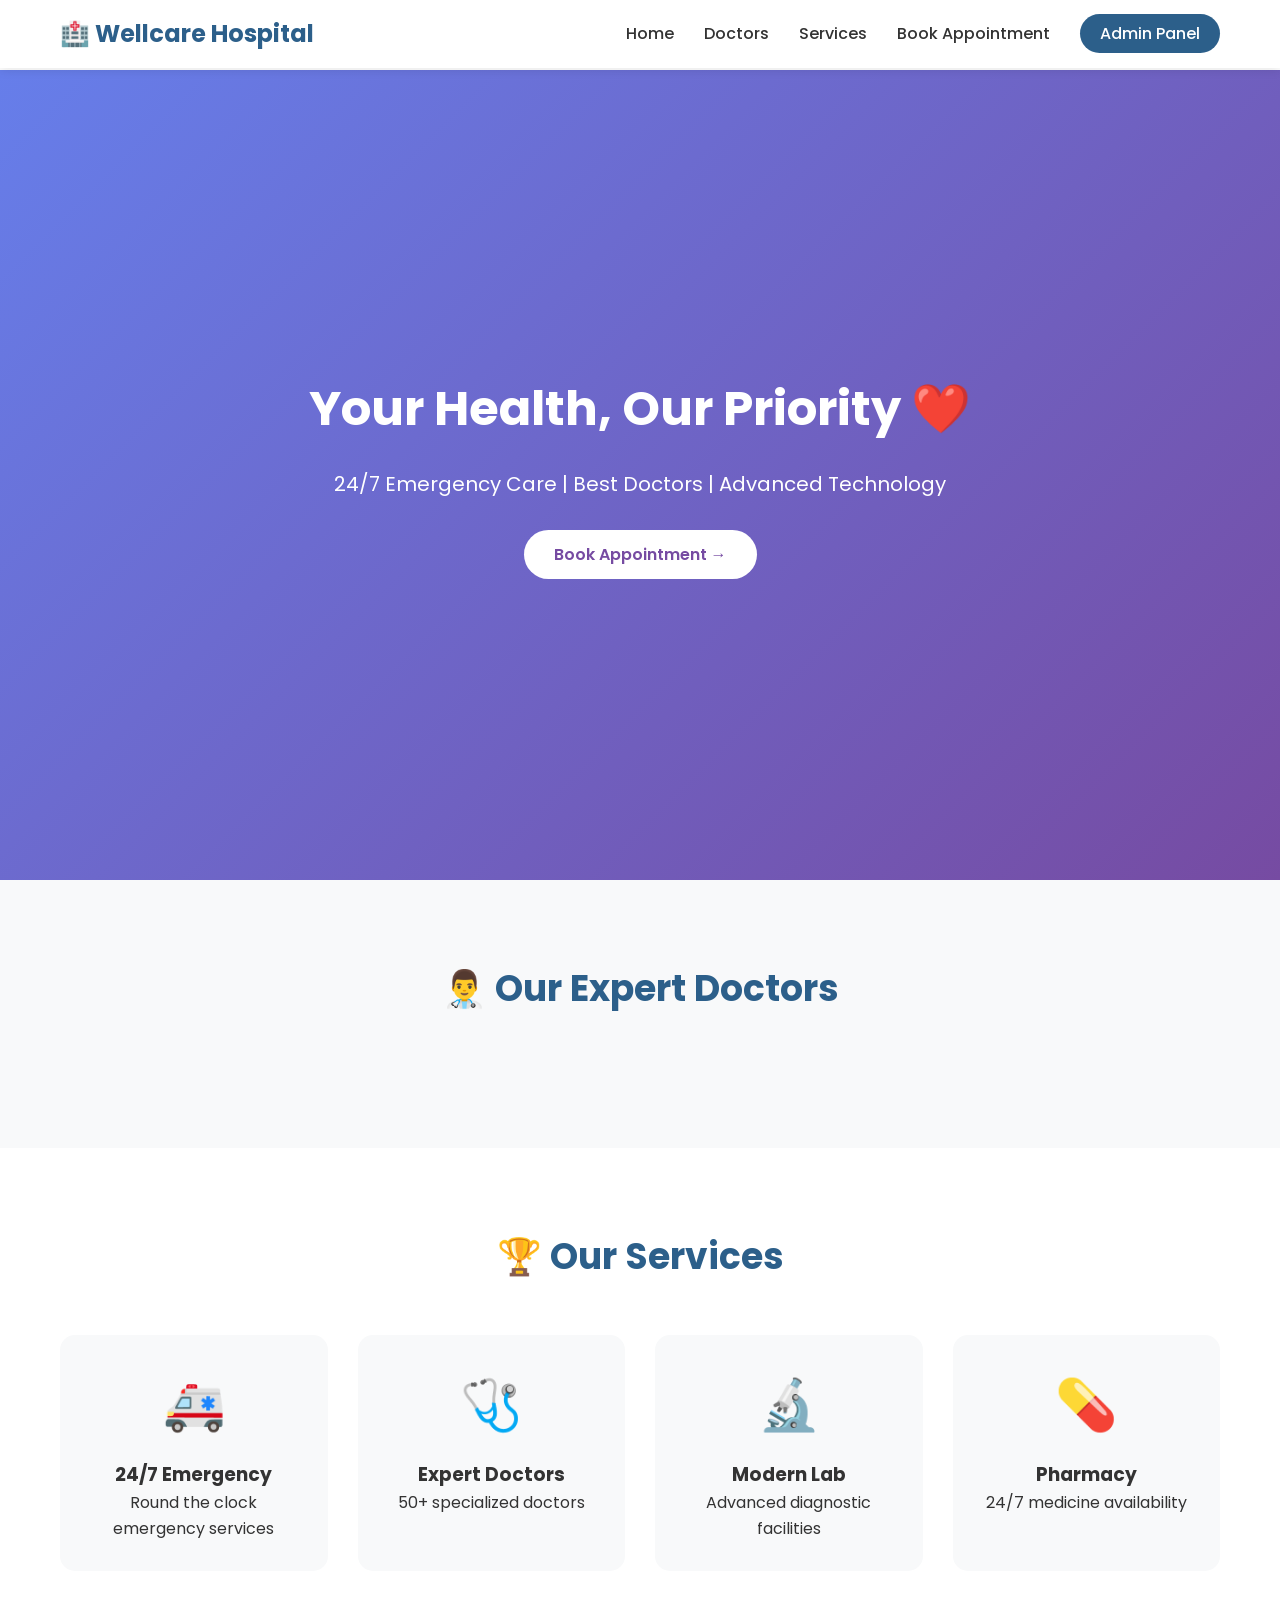
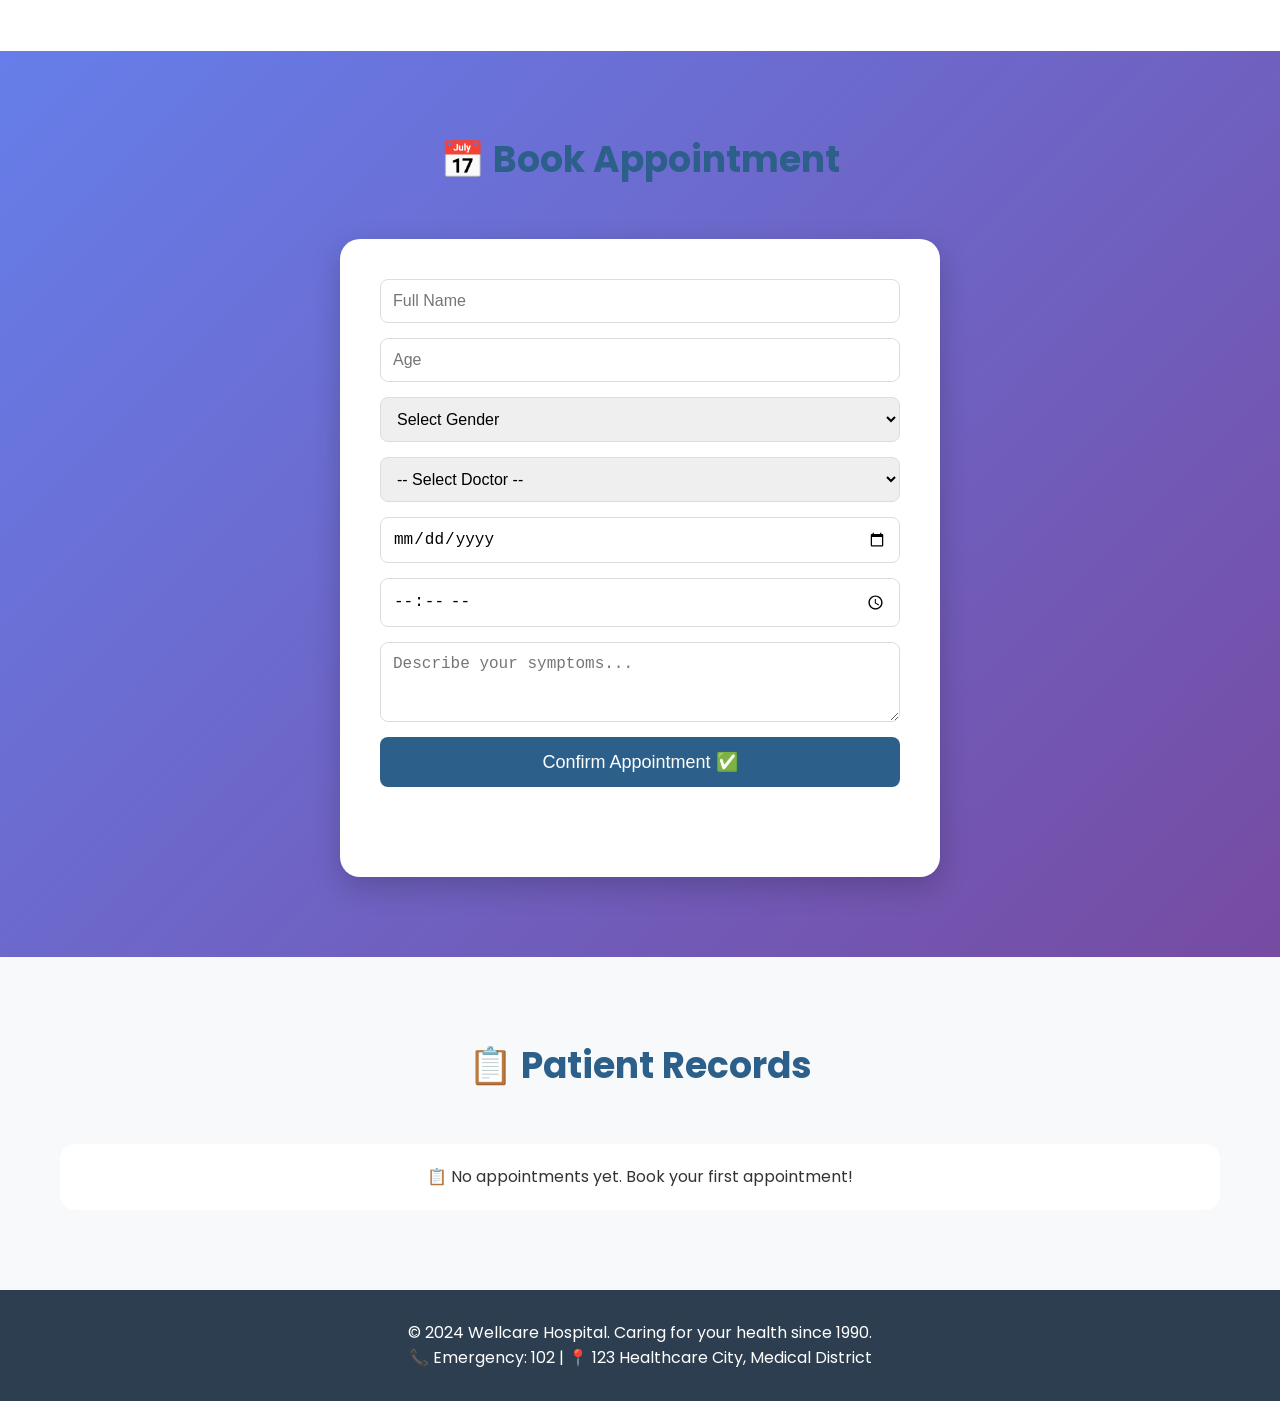
<file: index.html>
<!DOCTYPE html>
<html lang="en">
<head>
    <meta charset="UTF-8">
    <meta name="viewport" content="width=device-width, initial-scale=1.0">
    <title>Wellcare Hospital | Best Healthcare</title>
    <link rel="stylesheet" href="style.css">
    <link href="https://fonts.googleapis.com/css2?family=Poppins:wght@300;400;600;700&display=swap" rel="stylesheet">
</head>
<body>
    <!-- Navigation Bar -->
    <nav class="navbar">
        <div class="container">
            <div class="logo">
                <h2>🏥 Wellcare Hospital</h2>
            </div>
            <ul class="nav-links">
                <li><a href="#home">Home</a></li>
                <li><a href="#doctors">Doctors</a></li>
                <li><a href="#services">Services</a></li>
                <li><a href="#appointment">Book Appointment</a></li>
                <li><a href="admin.html" class="admin-btn">Admin Panel</a></li>
            </ul>
        </div>
    </nav>

    <!-- Hero Section -->
    <section id="home" class="hero">
        <div class="container">
            <div class="hero-content">
                <h1>Your Health, Our Priority ❤️</h1>
                <p>24/7 Emergency Care | Best Doctors | Advanced Technology</p>
                <a href="#appointment" class="btn-primary">Book Appointment →</a>
            </div>
        </div>
    </section>

    <!-- Doctors Section -->
    <section id="doctors" class="doctors">
        <div class="container">
            <h2 class="section-title">👨‍⚕️ Our Expert Doctors</h2>
            <div class="doctor-grid" id="doctorGrid">
                <!-- Doctors loaded from JavaScript -->
            </div>
        </div>
    </section>

    <!-- Services Section -->
    <section id="services" class="services">
        <div class="container">
            <h2 class="section-title">🏆 Our Services</h2>
            <div class="services-grid">
                <div class="service-card">
                    <div class="service-icon">🚑</div>
                    <h3>24/7 Emergency</h3>
                    <p>Round the clock emergency services</p>
                </div>
                <div class="service-card">
                    <div class="service-icon">🩺</div>
                    <h3>Expert Doctors</h3>
                    <p>50+ specialized doctors</p>
                </div>
                <div class="service-card">
                    <div class="service-icon">🔬</div>
                    <h3>Modern Lab</h3>
                    <p>Advanced diagnostic facilities</p>
                </div>
                <div class="service-card">
                    <div class="service-icon">💊</div>
                    <h3>Pharmacy</h3>
                    <p>24/7 medicine availability</p>
                </div>
            </div>
        </div>
    </section>

    <!-- Appointment Section -->
    <section id="appointment" class="appointment">
        <div class="container">
            <h2 class="section-title">📅 Book Appointment</h2>
            <div class="appointment-container">
                <form id="appointmentForm" class="appointment-form">
                    <input type="text" id="patientName" placeholder="Full Name" required>
                    <input type="number" id="patientAge" placeholder="Age" required>
                    <select id="patientGender" required>
                        <option value="">Select Gender</option>
                        <option value="Male">Male</option>
                        <option value="Female">Female</option>
                        <option value="Other">Other</option>
                    </select>
                    <select id="doctorSelect" required>
                        <option value="">Select Doctor</option>
                    </select>
                    <input type="date" id="appointmentDate" required>
                    <input type="time" id="appointmentTime" required>
                    <textarea id="symptoms" placeholder="Describe your symptoms..." rows="3"></textarea>
                    <button type="submit" class="btn-submit">Confirm Appointment ✅</button>
                </form>
                <div id="appointmentMessage" class="message"></div>
            </div>
        </div>
    </section>

    <!-- Patient Records Section -->
    <section class="records">
        <div class="container">
            <h2 class="section-title">📋 Patient Records</h2>
            <div class="records-container">
                <div id="patientRecords" class="records-list">
                    <p>No records yet. Book an appointment to see records.</p>
                </div>
            </div>
        </div>
    </section>

    <footer>
        <div class="container">
            <p>© 2024 Wellcare Hospital. Caring for your health since 1990.</p>
            <p>📞 Emergency: 102 | 📍 123 Healthcare City, Medical District</p>
        </div>
    </footer>

    <script src="script.js"></script>
</body>
</html>
</file>
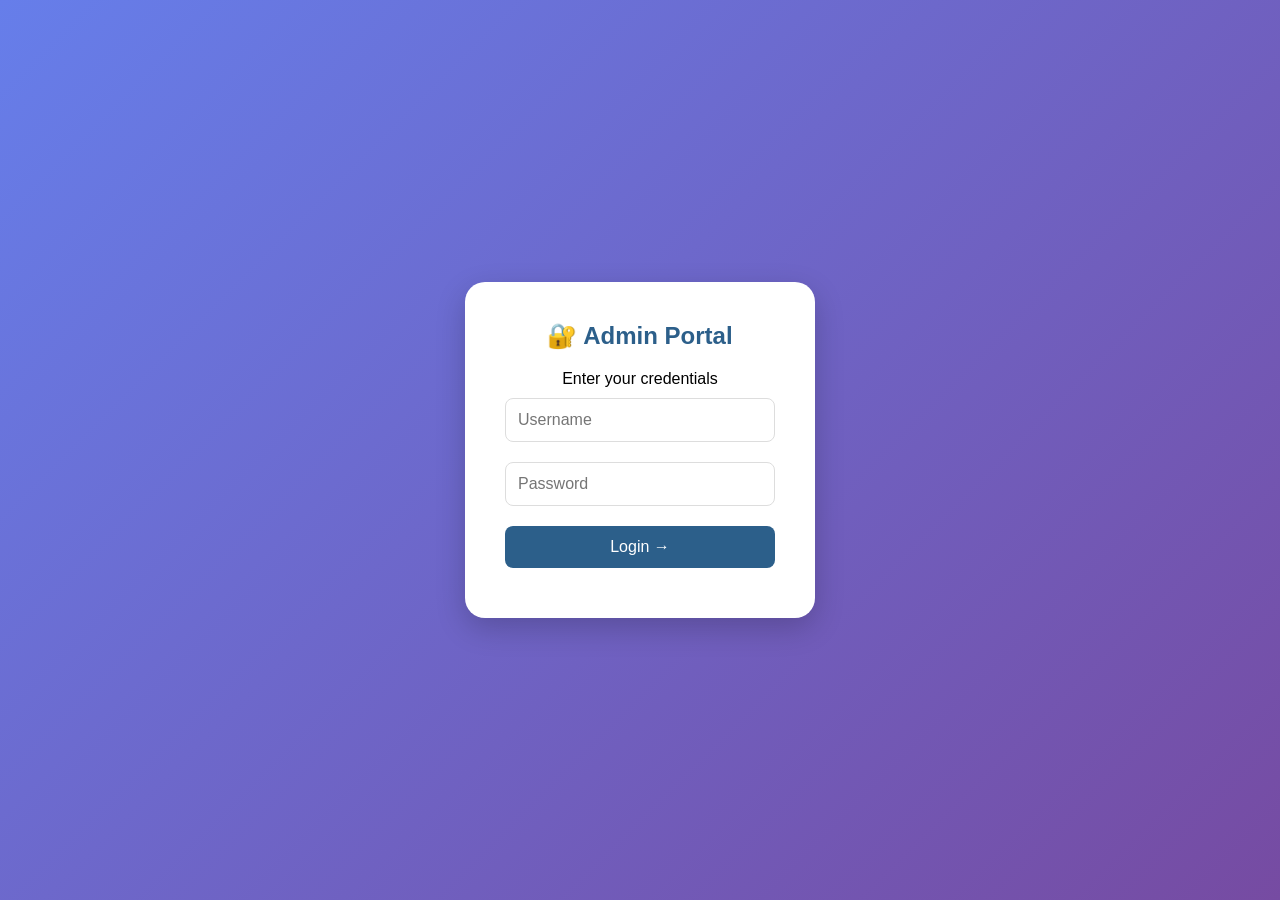
<file: admin-login.html>
<!DOCTYPE html>
<html>
<head>
    <title>Admin Login - Wellcare</title>
    <style>
        * {
            margin: 0;
            padding: 0;
            box-sizing: border-box;
        }
        body {
            font-family: Arial, sans-serif;
            background: linear-gradient(135deg, #667eea, #764ba2);
            min-height: 100vh;
            display: flex;
            justify-content: center;
            align-items: center;
        }
        .login-box {
            background: white;
            padding: 40px;
            border-radius: 20px;
            box-shadow: 0 10px 30px rgba(0,0,0,0.2);
            width: 350px;
            text-align: center;
        }
        .login-box h2 {
            color: #2c5f8a;
            margin-bottom: 20px;
        }
        .login-box input {
            width: 100%;
            padding: 12px;
            margin: 10px 0;
            border: 1px solid #ddd;
            border-radius: 8px;
            font-size: 16px;
        }
        .login-box button {
            width: 100%;
            padding: 12px;
            background: #2c5f8a;
            color: white;
            border: none;
            border-radius: 8px;
            font-size: 16px;
            cursor: pointer;
            margin-top: 10px;
        }
        .login-box button:hover {
            background: #1e4564;
        }
        .error {
            color: red;
            margin-top: 10px;
        }
    </style>
</head>
<body>
    <div class="login-box">
        <h2>🔐 Admin Portal</h2>
        <p>Enter your credentials</p>
        <form id="loginForm">
            <input type="text" id="username" placeholder="Username" required>
            <input type="password" id="password" placeholder="Password" required>
            <button type="submit">Login →</button>
        </form>
        <div id="errorMsg" class="error"></div>
    </div>

    <script>
        document.getElementById('loginForm').addEventListener('submit', function(e) {
            e.preventDefault();
            let username = document.getElementById('username').value;
            let password = document.getElementById('password').value;
            
            if(username === 'admin' && password === 'admin123') {
                localStorage.setItem('adminLoggedIn', 'true');
                window.location.href = 'admin.html';
            } else {
                document.getElementById('errorMsg').innerHTML = '❌ Wrong! Use: admin / admin123';
            }
        });
    </script>
</body>
</html>
</file>
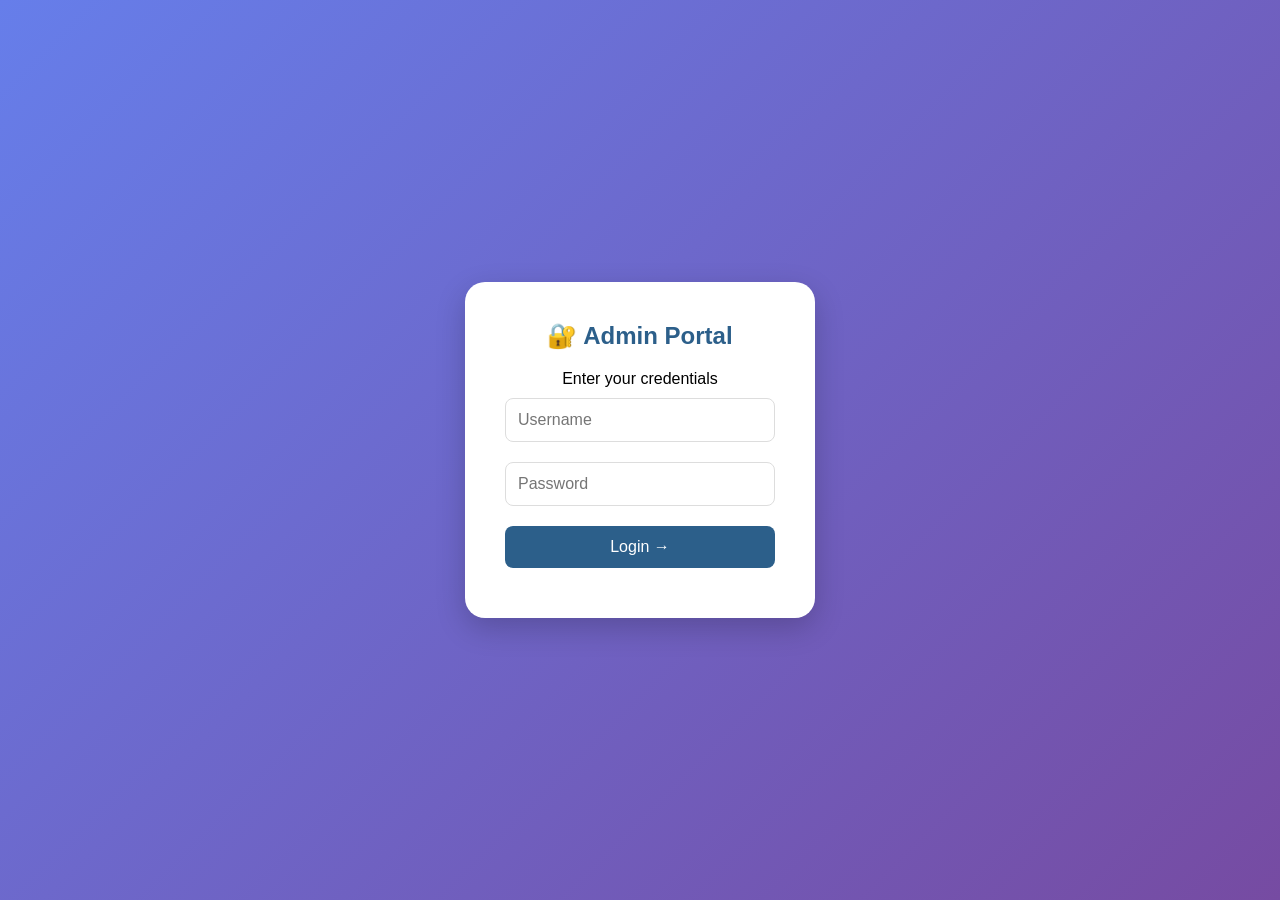
<file: admin.html>
<script>
    if(localStorage.getItem('adminLoggedIn') !== 'true') {
        window.location.href = 'admin-login.html';
    }
</script>
<!DOCTYPE html>
<html lang="en">
<head>
    <meta charset="UTF-8">
    <meta name="viewport" content="width=device-width, initial-scale=1.0">
    <title>Admin Dashboard - Wellcare Hospital</title>
    <link rel="stylesheet" href="style.css">
    <link rel="stylesheet" href="admin-style.css">
    <link href="https://fonts.googleapis.com/css2?family=Poppins:wght@300;400;600;700&display=swap" rel="stylesheet">
</head>
<body>
    <nav class="navbar">
        <div class="container">
            <div class="logo">
                <h2>🏥 Wellcare HMS | Admin Panel</h2>
            </div>
            <ul class="nav-links">
                <li><a href="index.html">← Back to Website</a></li>
            </ul>
        </div>
    </nav>

    <div class="admin-container">
        <div class="sidebar">
            <h3>📊 Dashboard Menu</h3>
            <ul>
                <li class="active" onclick="showSection('dashboard')">📈 Dashboard Overview</li>
                <li onclick="showSection('appointments')">📅 All Appointments</li>
                <li onclick="showSection('patients')">👥 Patients List</li>
                <li onclick="showSection('billing')">💰 Billing Management</li>
                <li onclick="showSection('doctors')">👨‍⚕️ Doctors Directory</li>
                <li onclick="showSection('reports')">📋 Reports</li>
            </ul>
        </div>

        <div class="main-content">
            <!-- Dashboard Section -->
            <div id="dashboard" class="section active">
                <h2>Dashboard Overview</h2>
                <div class="stats-grid" id="statsGrid">
                    <div class="stat-card" id="totalPatients">📊 Loading...</div>
                    <div class="stat-card" id="totalAppointments">📅 Loading...</div>
                    <div class="stat-card" id="pendingBills">💰 Loading...</div>
                    <div class="stat-card" id="totalRevenue">💵 Loading...</div>
                </div>
                
                <div class="recent-section">
                    <h3>Recent Appointments</h3>
                    <div id="recentAppointments"></div>
                </div>
            </div>

            <!-- Appointments Section -->
            <div id="appointments" class="section">
                <h2>All Appointments</h2>
                <div class="table-responsive">
                    <table class="data-table" id="appointmentsTable">
                        <thead>
                            <tr><th>Patient</th><th>Doctor</th><th>Date</th><th>Time</th><th>Status</th><th>Action</th></tr>
                        </thead>
                        <tbody id="appointmentsList"></tbody>
                    </table>
                </div>
            </div>

            <!-- Patients Section -->
            <div id="patients" class="section">
                <h2>Patient Records</h2>
                <div class="table-responsive">
                    <table class="data-table" id="patientsTable">
                        <thead><tr><th>ID</th><th>Name</th><th>Age</th><th>Gender</th><th>Appointments</th></tr></thead>
                        <tbody id="patientsList"></tbody>
                    </table>
                </div>
            </div>

            <!-- Billing Section -->
            <div id="billing" class="section">
                <h2>Billing Management</h2>
                <div class="table-responsive">
                    <table class="data-table" id="billingTable">
                        <thead><tr><th>Patient</th><th>Doctor</th><th>Amount</th><th>Status</th><th>Action</th></tr></thead>
                        <tbody id="billingList"></tbody>
                    </table>
                </div>
            </div>

            <!-- Doctors Section -->
            <div id="doctors" class="section">
                <h2>Our Doctors</h2>
                <div class="doctors-admin" id="doctorsAdminList"></div>
            </div>

            <!-- Reports Section -->
            <div id="reports" class="section">
                <h2>Hospital Reports</h2>
                <div class="reports-container">
                    <div class="report-card" onclick="generateReport('daily')">
                        <h3>📅 Daily Report</h3>
                        <p>Today's appointments and revenue</p>
                    </div>
                    <div class="report-card" onclick="generateReport('monthly')">
                        <h3>📊 Monthly Report</h3>
                        <p>Monthly statistics and analytics</p>
                    </div>
                    <div class="report-card" onclick="generateReport('doctor')">
                        <h3>👨‍⚕️ Doctor-wise Report</h3>
                        <p>Performance by department</p>
                    </div>
                </div>
                <div id="reportOutput" class="report-output"></div>
            </div>
        </div>
    </div>

    <script src="script.js"></script>
    <script src="admin-script.js"></script>
</body>
</html>
</file>
<file: style.css>
* {
    margin: 0;
    padding: 0;
    box-sizing: border-box;
}

body {
    font-family: 'Poppins', sans-serif;
    line-height: 1.6;
    color: #333;
}

.container {
    max-width: 1200px;
    margin: 0 auto;
    padding: 0 20px;
}

/* Navbar */
.navbar {
    background: #fff;
    box-shadow: 0 2px 10px rgba(0,0,0,0.1);
    position: fixed;
    width: 100%;
    top: 0;
    z-index: 1000;
}

.navbar .container {
    display: flex;
    justify-content: space-between;
    align-items: center;
    padding: 15px 20px;
}

.logo h2 {
    color: #2c5f8a;
    font-size: 24px;
}

.nav-links {
    display: flex;
    list-style: none;
    gap: 30px;
}

.nav-links a {
    text-decoration: none;
    color: #333;
    font-weight: 500;
    transition: color 0.3s;
}

.nav-links a:hover, .admin-btn {
    color: #2c5f8a;
}

.admin-btn {
    background: #2c5f8a;
    color: white !important;
    padding: 8px 20px;
    border-radius: 25px;
}

/* Hero Section */
.hero {
    background: linear-gradient(135deg, #667eea 0%, #764ba2 100%);
    min-height: 90vh;
    display: flex;
    align-items: center;
    text-align: center;
    color: white;
    margin-top: 70px;
}

.hero-content h1 {
    font-size: 48px;
    margin-bottom: 20px;
}

.hero-content p {
    font-size: 20px;
    margin-bottom: 30px;
}

.btn-primary {
    background: white;
    color: #764ba2;
    padding: 12px 30px;
    text-decoration: none;
    border-radius: 30px;
    font-weight: 600;
    transition: transform 0.3s;
    display: inline-block;
}

.btn-primary:hover {
    transform: scale(1.05);
}

/* Section Title */
.section-title {
    text-align: center;
    font-size: 36px;
    margin-bottom: 50px;
    color: #2c5f8a;
}

/* Doctors Section */
.doctors {
    padding: 80px 0;
    background: #f8f9fa;
}

.doctor-grid {
    display: grid;
    grid-template-columns: repeat(auto-fit, minmax(280px, 1fr));
    gap: 30px;
}

.doctor-card {
    background: white;
    border-radius: 15px;
    overflow: hidden;
    box-shadow: 0 5px 20px rgba(0,0,0,0.1);
    transition: transform 0.3s;
    text-align: center;
    padding: 30px;
}

.doctor-card:hover {
    transform: translateY(-5px);
}

.doctor-avatar {
    font-size: 80px;
    margin-bottom: 15px;
}

.doctor-card h3 {
    color: #2c5f8a;
    font-size: 22px;
}

.doctor-specialty {
    color: #764ba2;
    font-weight: 600;
    margin: 10px 0;
}

/* Services Section */
.services {
    padding: 80px 0;
}

.services-grid {
    display: grid;
    grid-template-columns: repeat(auto-fit, minmax(250px, 1fr));
    gap: 30px;
}

.service-card {
    text-align: center;
    padding: 30px;
    background: #f8f9fa;
    border-radius: 15px;
    transition: transform 0.3s;
}

.service-card:hover {
    transform: translateY(-5px);
}

.service-icon {
    font-size: 50px;
    margin-bottom: 15px;
}

/* Appointment Section */
.appointment {
    padding: 80px 0;
    background: linear-gradient(135deg, #667eea 0%, #764ba2 100%);
}

.appointment-container {
    max-width: 600px;
    margin: 0 auto;
    background: white;
    padding: 40px;
    border-radius: 20px;
    box-shadow: 0 10px 30px rgba(0,0,0,0.2);
}

.appointment-form {
    display: flex;
    flex-direction: column;
    gap: 15px;
}

.appointment-form input,
.appointment-form select,
.appointment-form textarea {
    padding: 12px;
    border: 1px solid #ddd;
    border-radius: 8px;
    font-size: 16px;
}

.btn-submit {
    background: #2c5f8a;
    color: white;
    padding: 14px;
    border: none;
    border-radius: 8px;
    font-size: 18px;
    cursor: pointer;
    transition: background 0.3s;
}

.btn-submit:hover {
    background: #1e4564;
}

.message {
    margin-top: 20px;
    padding: 15px;
    border-radius: 8px;
    text-align: center;
}

.success {
    background: #d4edda;
    color: #155724;
}

.error {
    background: #f8d7da;
    color: #721c24;
}

/* Records Section */
.records {
    padding: 80px 0;
    background: #f8f9fa;
}

.records-list {
    background: white;
    border-radius: 15px;
    padding: 20px;
}

.record-item {
    border-bottom: 1px solid #ddd;
    padding: 15px;
    margin-bottom: 10px;
}

.record-item:last-child {
    border-bottom: none;
}

.record-patient {
    font-weight: bold;
    color: #2c5f8a;
}

/* Footer */
footer {
    background: #2c3e50;
    color: white;
    text-align: center;
    padding: 30px 0;
}

/* Responsive */
@media (max-width: 768px) {
    .nav-links {
        display: none;
    }
    
    .hero-content h1 {
        font-size: 32px;
    }
    
    .section-title {
        font-size: 28px;
    }
}
</file>
<file: admin-style.css>
.admin-container {
    display: flex;
    margin-top: 70px;
    min-height: 100vh;
    background: #f4f6f9;
}

.sidebar {
    width: 260px;
    background: #2c3e50;
    color: white;
    padding: 20px;
    position: fixed;
    height: calc(100vh - 70px);
    overflow-y: auto;
}

.sidebar h3 {
    margin-bottom: 20px;
    text-align: center;
}

.sidebar ul {
    list-style: none;
}

.sidebar ul li {
    padding: 12px 15px;
    margin: 5px 0;
    cursor: pointer;
    border-radius: 8px;
    transition: background 0.3s;
}

.sidebar ul li:hover, .sidebar ul li.active {
    background: #34495e;
}

.main-content {
    margin-left: 260px;
    padding: 30px;
    width: 100%;
}

.section {
    display: none;
}

.section.active {
    display: block;
}

.stats-grid {
    display: grid;
    grid-template-columns: repeat(auto-fit, minmax(240px, 1fr));
    gap: 20px;
    margin-bottom: 30px;
}

.stat-card {
    background: white;
    padding: 20px;
    border-radius: 12px;
    text-align: center;
    box-shadow: 0 2px 10px rgba(0,0,0,0.1);
}

.stat-card h3 {
    font-size: 32px;
    color: #2c5f8a;
}

.data-table {
    width: 100%;
    background: white;
    border-radius: 12px;
    overflow: hidden;
    box-shadow: 0 2px 10px rgba(0,0,0,0.1);
}

.data-table th {
    background: #2c5f8a;
    color: white;
    padding: 12px;
    text-align: left;
}

.data-table td {
    padding: 12px;
    border-bottom: 1px solid #eee;
}

.btn-success {
    background: #28a745;
    color: white;
    border: none;
    padding: 5px 12px;
    border-radius: 5px;
    cursor: pointer;
}

.btn-danger {
    background: #dc3545;
    color: white;
    border: none;
    padding: 5px 12px;
    border-radius: 5px;
    cursor: pointer;
}

.reports-container {
    display: grid;
    grid-template-columns: repeat(auto-fit, minmax(250px, 1fr));
    gap: 20px;
    margin-bottom: 30px;
}

.report-card {
    background: white;
    padding: 30px;
    text-align: center;
    border-radius: 12px;
    cursor: pointer;
    transition: transform 0.3s;
}

.report-card:hover {
    transform: translateY(-5px);
}

.report-output {
    background: white;
    padding: 20px;
    border-radius: 12px;
    margin-top: 20px;
}

@media (max-width: 768px) {
    .sidebar {
        width: 200px;
    }
    .main-content {
        margin-left: 200px;
    }
}
</file>
